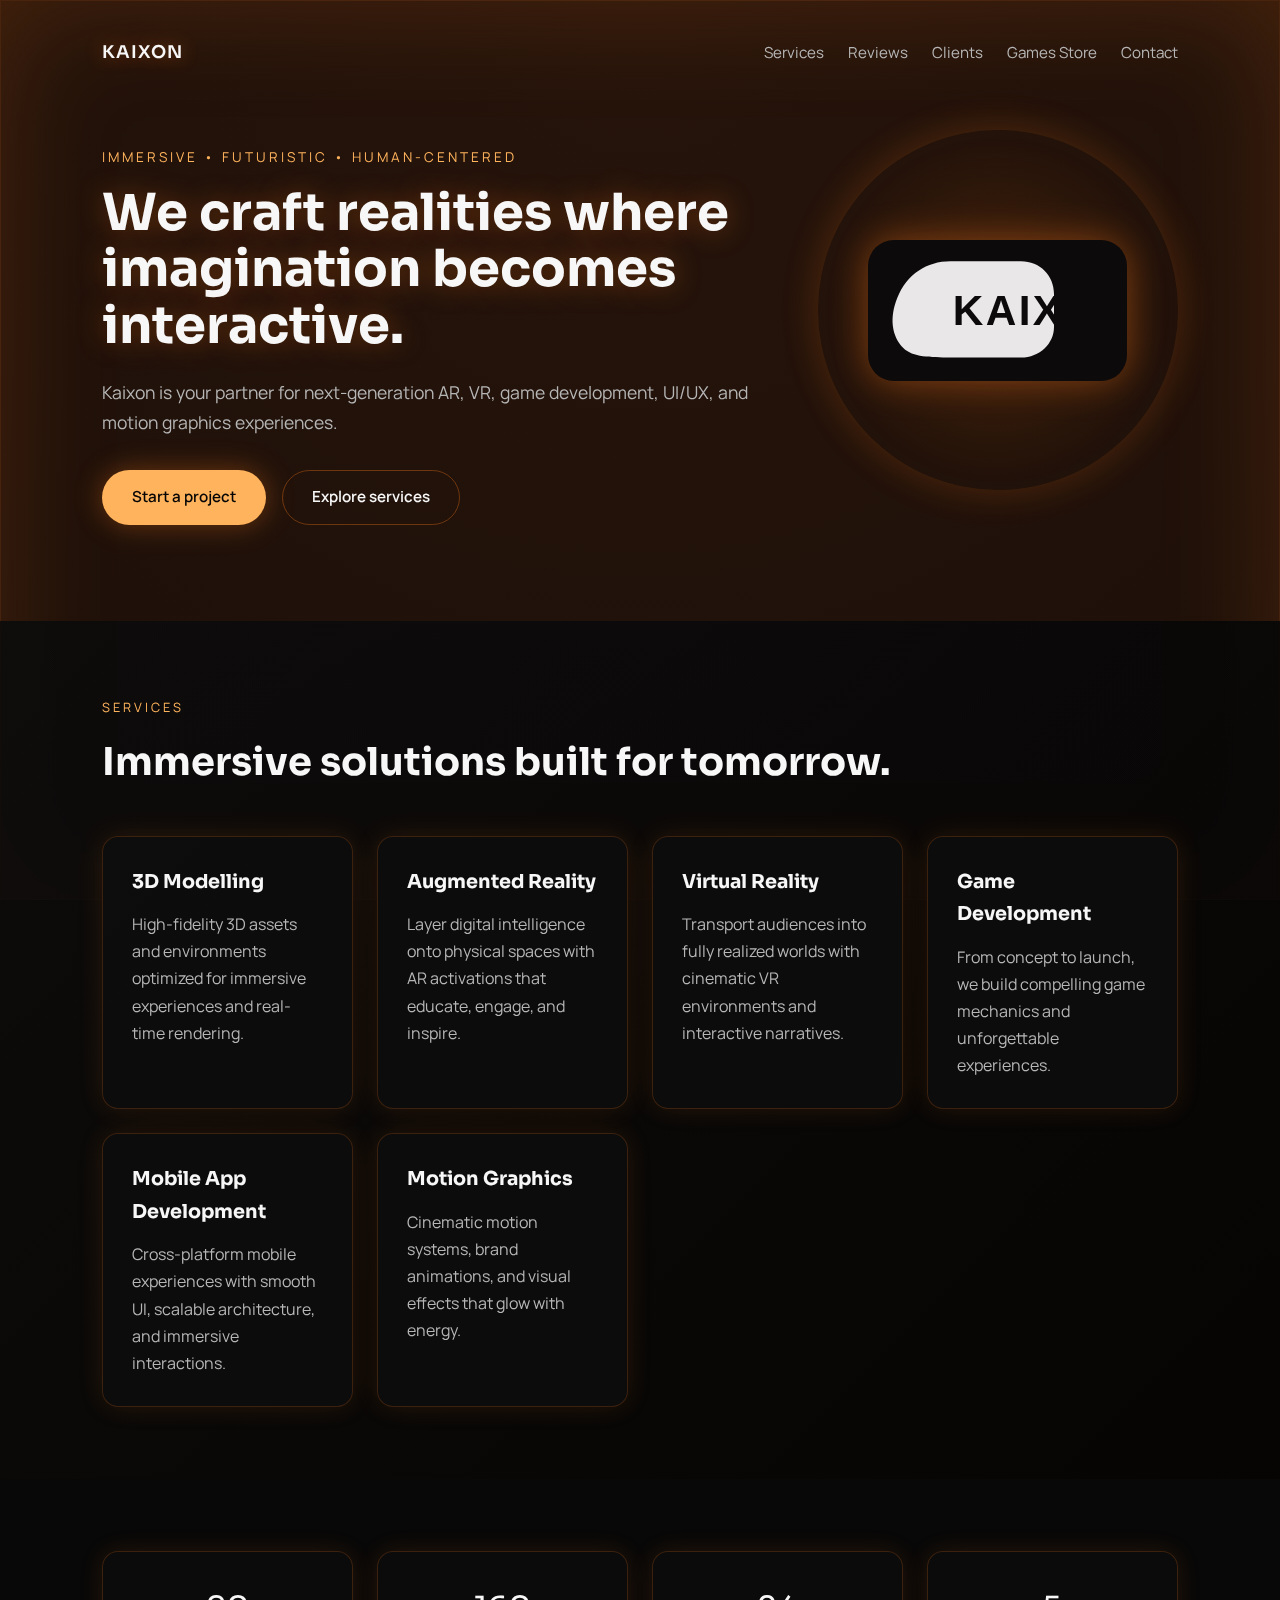
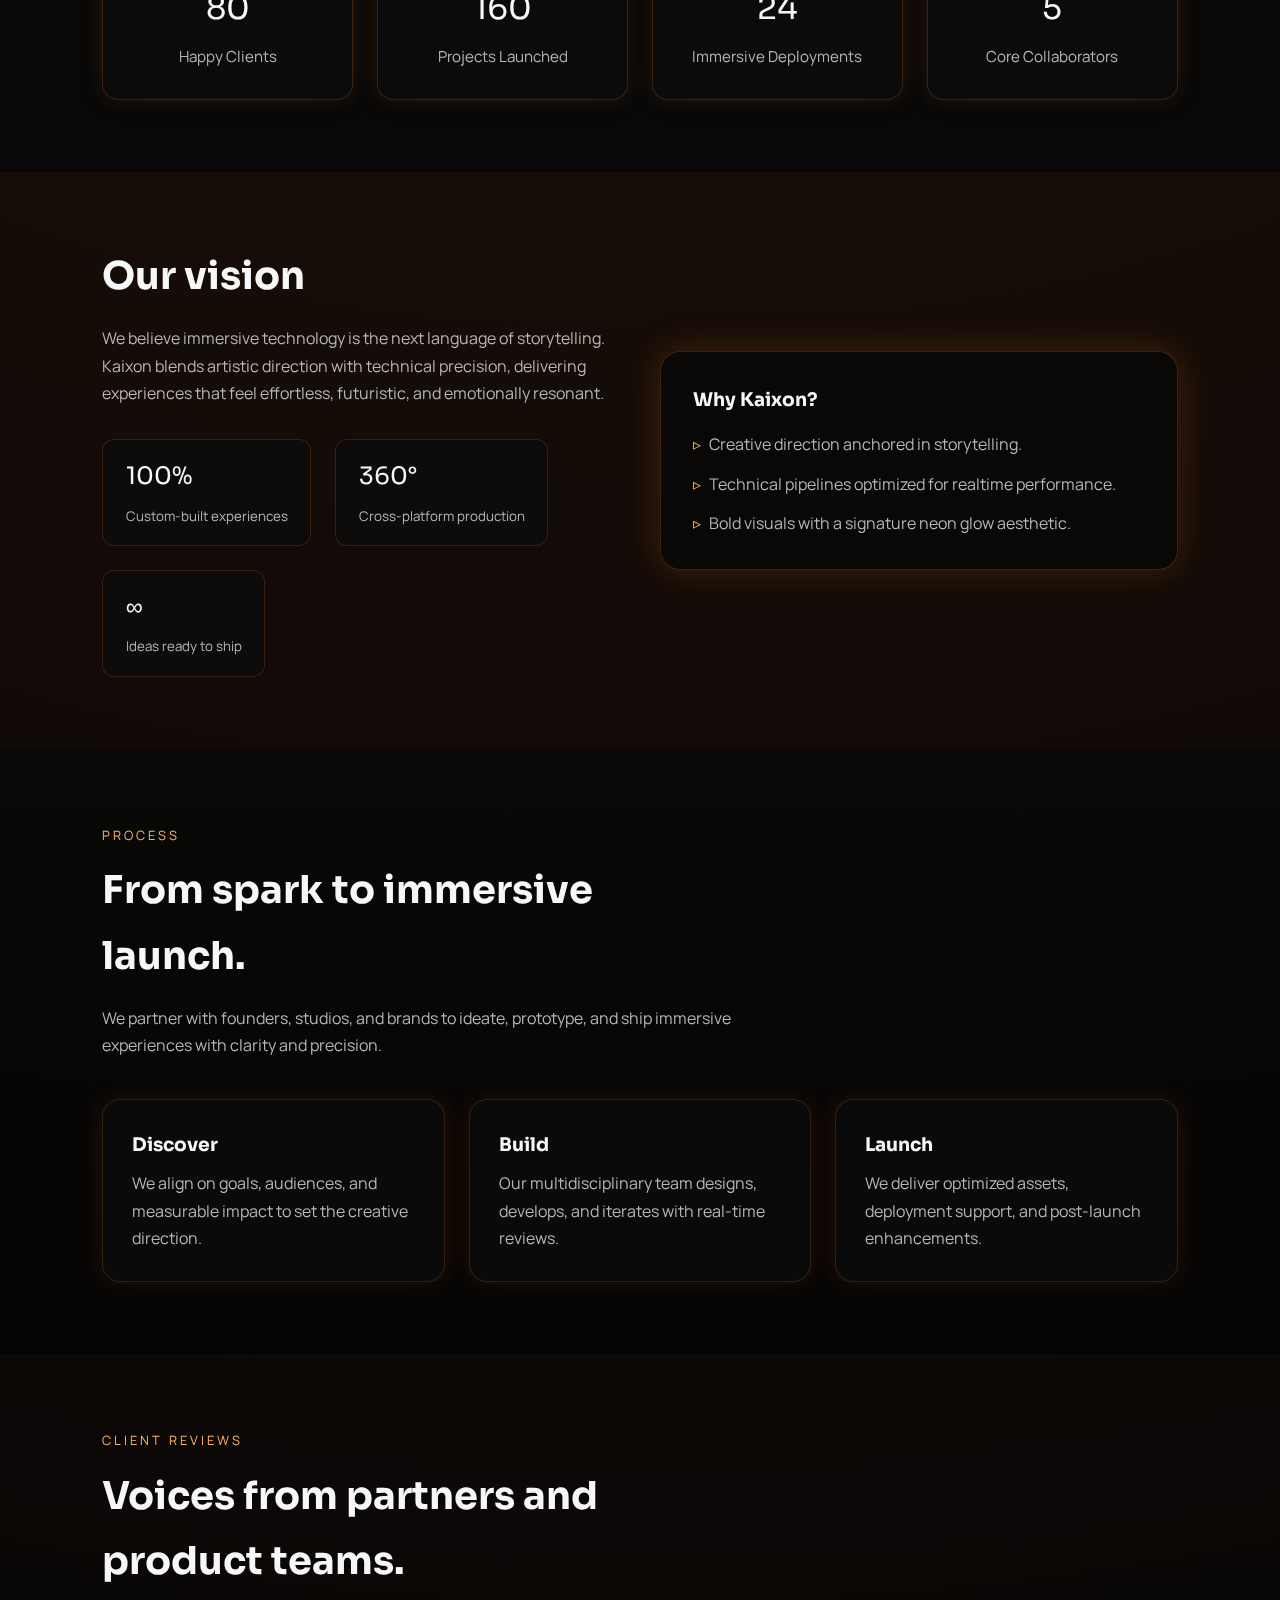
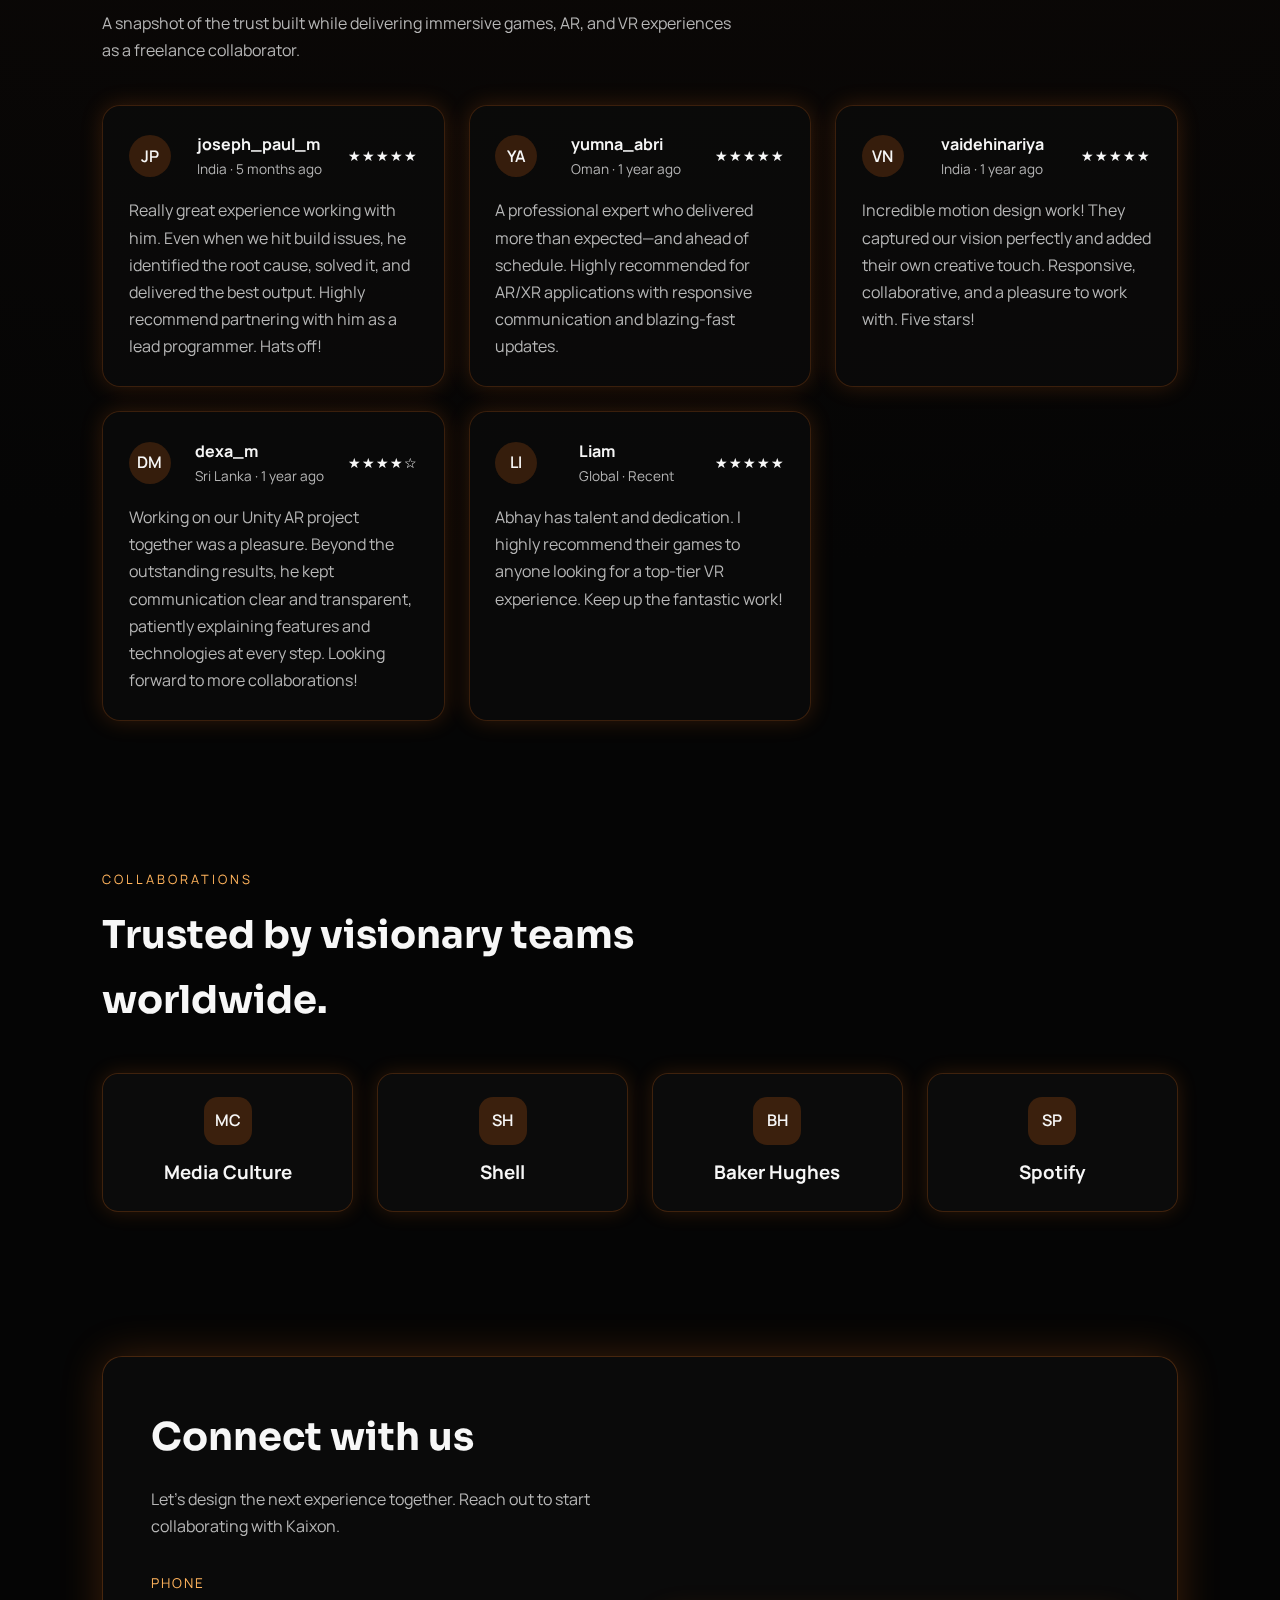
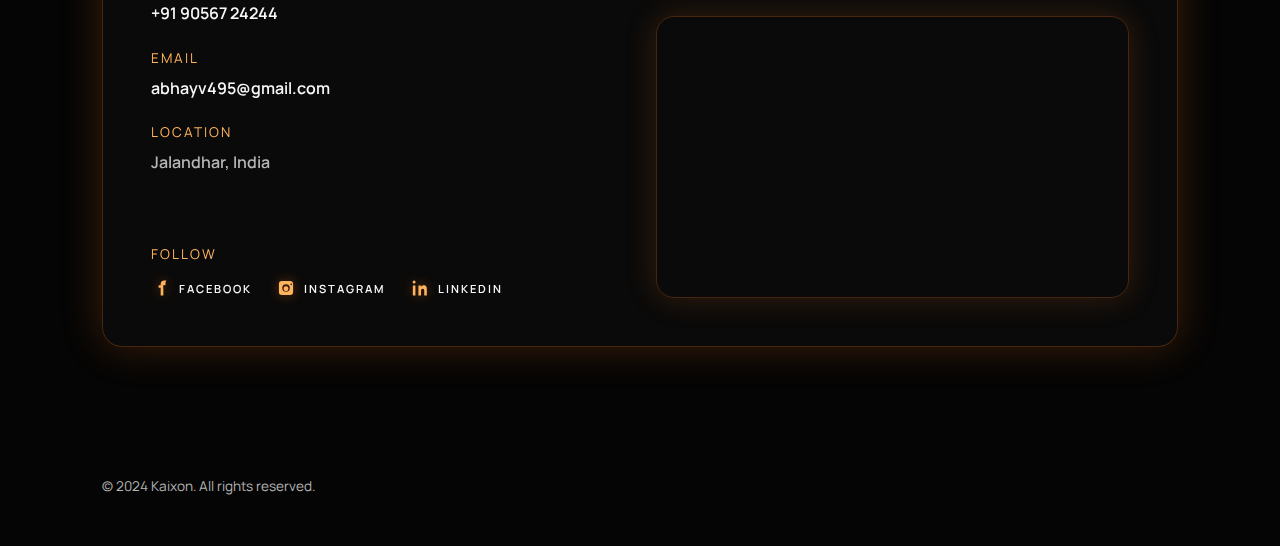
<file: index.html>
<!DOCTYPE html>
<html lang="en">
  <head>
    <meta charset="UTF-8" />
    <meta name="viewport" content="width=device-width, initial-scale=1.0" />
    <title>Kaixon | Immersive Experiences</title>
    <meta
      name="description"
      content="Kaixon delivers AR, VR, game development, 3D modelling, UI/UX, motion graphics, and mobile app experiences from Jalandhar, India."
    />
    <meta
      name="keywords"
      content="Kaixon, AR, VR, game development, 3D modelling, UI UX, motion graphics, mobile app development, immersive experiences, Jalandhar"
    />
    <meta name="author" content="Kaixon" />
    <link rel="canonical" href="https://kaixonstudio.com" />
    <meta property="og:title" content="Kaixon | Immersive Experiences" />
    <meta
      property="og:description"
      content="Kaixon builds immersive AR, VR, and game development experiences with bold UI/UX, motion graphics, and mobile apps."
    />
    <meta property="og:type" content="website" />
    <meta property="og:url" content="https://kaixonstudio.com" />
    <meta property="og:image" content="https://kaixonstudio.com/assets/kaixon-logo.svg" />
    <meta name="twitter:card" content="summary_large_image" />
    <meta name="twitter:title" content="Kaixon | Immersive Experiences" />
    <meta
      name="twitter:description"
      content="Immersive AR, VR, game development, and mobile experiences by Kaixon."
    />
    <meta name="twitter:image" content="https://kaixonstudio.com/assets/kaixon-logo.svg" />
    <link rel="stylesheet" href="styles.css" />
    <link rel="preconnect" href="https://fonts.googleapis.com" />
    <link rel="preconnect" href="https://fonts.gstatic.com" crossorigin />
    <link
      href="https://fonts.googleapis.com/css2?family=Manrope:wght@300;400;500;600;700&family=Sora:wght@400;500;600;700&display=swap"
      rel="stylesheet"
    />
    <script type="application/ld+json">
      {
        "@context": "https://schema.org",
        "@type": "Organization",
        "name": "Kaixon",
        "url": "https://kaixonstudio.com",
        "logo": "https://kaixonstudio.com/assets/kaixon-logo.svg",
        "sameAs": [
          "https://www.facebook.com/kaixonstudio/",
          "https://www.instagram.com/kaixonstudio/",
          "https://www.linkedin.com/in/beingsuraj/"
        ],
        "contactPoint": [
          {
            "@type": "ContactPoint",
            "telephone": "+919056724244",
            "contactType": "customer service",
            "email": "abhayv495@gmail.com",
            "areaServed": "IN"
          }
        ],
        "address": {
          "@type": "PostalAddress",
          "addressLocality": "Jalandhar",
          "addressCountry": "IN"
        }
      }
    </script>
  </head>
  <body>
    <div class="glow-frame"></div>
    <header class="hero">
      <nav class="nav">
        <div class="logo">Kaixon</div>
        <div class="nav-links">
          <a href="#services">Services</a>
          <a href="#reviews">Reviews</a>
          <a href="#clients">Clients</a>
          <a href="games.html">Games Store</a>
          <a href="#contact">Contact</a>
        </div>
      </nav>
      <div class="hero-content">
        <p class="eyebrow">Immersive • Futuristic • Human-Centered</p>
        <h1>We craft realities where imagination becomes interactive.</h1>
        <p class="lead">
          Kaixon is your partner for next-generation AR, VR, game development,
          UI/UX, and motion graphics experiences.
        </p>
        <div class="hero-actions">
          <a class="btn primary" href="#contact">Start a project</a>
          <a class="btn ghost" href="#services">Explore services</a>
        </div>
      </div>
      <div class="hero-orb" aria-hidden="true">
        <img src="assets/kaixon-logo.svg" alt="" />
      </div>
    </header>

    <section id="services" class="section services">
      <div class="section-header">
        <p class="section-eyebrow">Services</p>
        <h2>Immersive solutions built for tomorrow.</h2>
      </div>
      <div class="service-grid">
        <article class="card">
          <h3>3D Modelling</h3>
          <p>
            High-fidelity 3D assets and environments optimized for immersive
            experiences and real-time rendering.
          </p>
        </article>
        <article class="card">
          <h3>Augmented Reality</h3>
          <p>
            Layer digital intelligence onto physical spaces with AR activations
            that educate, engage, and inspire.
          </p>
        </article>
        <article class="card">
          <h3>Virtual Reality</h3>
          <p>
            Transport audiences into fully realized worlds with cinematic VR
            environments and interactive narratives.
          </p>
        </article>
        <article class="card">
          <h3>Game Development</h3>
          <p>
            From concept to launch, we build compelling game mechanics and
            unforgettable experiences.
          </p>
        </article>
        <article class="card">
          <h3>Mobile App Development</h3>
          <p>
            Cross-platform mobile experiences with smooth UI, scalable
            architecture, and immersive interactions.
          </p>
        </article>
        <article class="card">
          <h3>Motion Graphics</h3>
          <p>
            Cinematic motion systems, brand animations, and visual effects that
            glow with energy.
          </p>
        </article>
      </div>
    </section>

    <section id="facts" class="facts section">
      <div class="facts__grid">
        <div class="fact">
          <span class="fact__number">80</span>
          <span class="fact__label">Happy Clients</span>
        </div>
        <div class="fact">
          <span class="fact__number">160</span>
          <span class="fact__label">Projects Launched</span>
        </div>
        <div class="fact">
          <span class="fact__number">24</span>
          <span class="fact__label">Immersive Deployments</span>
        </div>
        <div class="fact">
          <span class="fact__number">5</span>
          <span class="fact__label">Core Collaborators</span>
        </div>
      </div>
    </section>

    <section id="about" class="section about">
      <div class="about-content">
        <h2>Our vision</h2>
        <p>
          We believe immersive technology is the next language of storytelling.
          Kaixon blends artistic direction with technical precision, delivering
          experiences that feel effortless, futuristic, and emotionally
          resonant.
        </p>
        <div class="stats">
          <div>
            <span>100%</span>
            <small>Custom-built experiences</small>
          </div>
          <div>
            <span>360°</span>
            <small>Cross-platform production</small>
          </div>
          <div>
            <span>∞</span>
            <small>Ideas ready to ship</small>
          </div>
        </div>
      </div>
      <div class="about-panel">
        <h3>Why Kaixon?</h3>
        <ul>
          <li>Creative direction anchored in storytelling.</li>
          <li>Technical pipelines optimized for realtime performance.</li>
          <li>Bold visuals with a signature neon glow aesthetic.</li>
        </ul>
      </div>
    </section>

    <section class="section process" id="process">
      <div class="section__header">
        <span class="section__eyebrow">Process</span>
        <h2>From spark to immersive launch.</h2>
        <p>
          We partner with founders, studios, and brands to ideate, prototype, and
          ship immersive experiences with clarity and precision.
        </p>
      </div>
      <div class="process__grid">
        <article class="process__card">
          <h3>Discover</h3>
          <p>
            We align on goals, audiences, and measurable impact to set the
            creative direction.
          </p>
        </article>
        <article class="process__card">
          <h3>Build</h3>
          <p>
            Our multidisciplinary team designs, develops, and iterates with
            real-time reviews.
          </p>
        </article>
        <article class="process__card">
          <h3>Launch</h3>
          <p>
            We deliver optimized assets, deployment support, and post-launch
            enhancements.
          </p>
        </article>
      </div>
    </section>

    <section class="reviews section" id="reviews">
      <div class="section__header">
        <span class="section__eyebrow">Client Reviews</span>
        <h2>Voices from partners and product teams.</h2>
        <p>
          A snapshot of the trust built while delivering immersive games, AR, and
          VR experiences as a freelance collaborator.
        </p>
      </div>
      <div class="reviews__grid">
        <article class="review">
          <div class="review__header">
            <div class="review__avatar" aria-hidden="true">JP</div>
            <div>
              <h3>joseph_paul_m</h3>
              <p class="review__meta">India · 5 months ago</p>
            </div>
            <div class="review__rating" aria-label="Rated 5 out of 5">
              ★★★★★
            </div>
          </div>
          <p class="review__body">
            Really great experience working with him. Even when we hit build
            issues, he identified the root cause, solved it, and delivered the
            best output. Highly recommend partnering with him as a lead
            programmer. Hats off!
          </p>
        </article>
        <article class="review">
          <div class="review__header">
            <div class="review__avatar" aria-hidden="true">YA</div>
            <div>
              <h3>yumna_abri</h3>
              <p class="review__meta">Oman · 1 year ago</p>
            </div>
            <div class="review__rating" aria-label="Rated 5 out of 5">
              ★★★★★
            </div>
          </div>
          <p class="review__body">
            A professional expert who delivered more than expected—and ahead of
            schedule. Highly recommended for AR/XR applications with responsive
            communication and blazing-fast updates.
          </p>
        </article>
        <article class="review">
          <div class="review__header">
            <div class="review__avatar" aria-hidden="true">VN</div>
            <div>
              <h3>vaidehinariya</h3>
              <p class="review__meta">India · 1 year ago</p>
            </div>
            <div class="review__rating" aria-label="Rated 5 out of 5">
              ★★★★★
            </div>
          </div>
          <p class="review__body">
            Incredible motion design work! They captured our vision perfectly
            and added their own creative touch. Responsive, collaborative, and a
            pleasure to work with. Five stars!
          </p>
        </article>
        <article class="review">
          <div class="review__header">
            <div class="review__avatar" aria-hidden="true">DM</div>
            <div>
              <h3>dexa_m</h3>
              <p class="review__meta">Sri Lanka · 1 year ago</p>
            </div>
            <div class="review__rating" aria-label="Rated 4 out of 5">
              ★★★★☆
            </div>
          </div>
          <p class="review__body">
            Working on our Unity AR project together was a pleasure. Beyond the
            outstanding results, he kept communication clear and transparent,
            patiently explaining features and technologies at every step.
            Looking forward to more collaborations!
          </p>
        </article>
        <article class="review">
          <div class="review__header">
            <div class="review__avatar" aria-hidden="true">LI</div>
            <div>
              <h3>Liam</h3>
              <p class="review__meta">Global · Recent</p>
            </div>
            <div class="review__rating" aria-label="Rated 5 out of 5">
              ★★★★★
            </div>
          </div>
          <p class="review__body">
            Abhay has talent and dedication. I highly recommend their games to
            anyone looking for a top-tier VR experience. Keep up the fantastic
            work!
          </p>
        </article>
      </div>
    </section>

    <section class="clients section" id="clients">
      <div class="section__header">
        <span class="section__eyebrow">Collaborations</span>
        <h2>Trusted by visionary teams worldwide.</h2>
      </div>
      <div class="clients__grid">
        <article class="client" aria-label="Media Culture">
          <div class="client__mark">MC</div>
          <h3>Media Culture</h3>
        </article>
        <article class="client" aria-label="Shell">
          <div class="client__mark">SH</div>
          <h3>Shell</h3>
        </article>
        <article class="client" aria-label="Baker Hughes">
          <div class="client__mark">BH</div>
          <h3>Baker Hughes</h3>
        </article>
        <article class="client" aria-label="Spotify">
          <div class="client__mark">SP</div>
          <h3>Spotify</h3>
        </article>
      </div>
    </section>

    <section class="section contact" id="contact">
      <div class="contact-card">
        <div class="contact-info">
          <h2>Connect with us</h2>
          <p>
          Let’s design the next experience together. Reach out to start
          collaborating with Kaixon.
          </p>
        <div class="contact-details">
          <div>
            <span>Phone</span>
            <a href="tel:+919056724244">+91 90567 24244</a>
          </div>
          <div>
            <span>Email</span>
            <a href="mailto:abhayv495@gmail.com">abhayv495@gmail.com</a>
          </div>
          <div>
            <span>Location</span>
            <p>Jalandhar, India</p>
          </div>
        </div>
        <div class="contact-socials">
          <span>Follow</span>
          <div class="social-links">
            <a href="https://www.facebook.com/kaixonstudio/" target="_blank" rel="noreferrer">
              <svg viewBox="0 0 24 24" aria-hidden="true">
                <path
                  d="M14.5 8.8h2.9V6.1c0-1.2.4-2.2 1.2-3.1H15.7c-2.5 0-4.1 1.6-4.1 4v1.8H9.1v2.8h2.5V21h3.2v-9.4z"
                  fill="currentColor"
                />
              </svg>
              Facebook
            </a>
            <a href="https://www.instagram.com/kaixonstudio/" target="_blank" rel="noreferrer">
              <svg viewBox="0 0 24 24" aria-hidden="true">
                <path
                  d="M16.9 3.5H7.1A3.6 3.6 0 0 0 3.5 7.1v9.8A3.6 3.6 0 0 0 7.1 20.5h9.8a3.6 3.6 0 0 0 3.6-3.6V7.1a3.6 3.6 0 0 0-3.6-3.6zm-4.9 4a4.5 4.5 0 1 1 0 9 4.5 4.5 0 0 1 0-9zm6.2-.9a1 1 0 1 1 0 2 1 1 0 0 1 0-2zM12 10a2.9 2.9 0 1 0 0 5.8 2.9 2.9 0 0 0 0-5.8z"
                  fill="currentColor"
                />
              </svg>
              Instagram
            </a>
            <a href="https://www.linkedin.com/in/beingsuraj/" target="_blank" rel="noreferrer">
              <svg viewBox="0 0 24 24" aria-hidden="true">
                <path
                  d="M6.5 8.9V21H3.4V8.9zM4.9 3a1.8 1.8 0 1 1 0 3.6A1.8 1.8 0 0 1 4.9 3zm5.2 5.9h3v1.6h.1c.4-.8 1.5-1.7 3.1-1.7 3.3 0 3.9 2.2 3.9 5V21h-3.1v-5.2c0-1.3 0-3-1.8-3s-2.1 1.4-2.1 2.9V21h-3.1z"
                  fill="currentColor"
                />
              </svg>
              LinkedIn
            </a>
          </div>
        </div>
      </div>
      <div class="contact-map" aria-label="Kaixon location map">
          <iframe
            title="Kaixon map"
            src="https://www.google.com/maps/embed?pb=!1m18!1m12!1m3!1d3413.3143923575467!2d75.5417198!3d31.3791998!2m3!1f0!2f0!3f0!3m2!1i1024!2i768!4f13.1!3m3!1m2!1s0x391a5100e86b7655%3A0x34c2b239fa74037a!2sBrahmaverse%20Dynamics!5e0!3m2!1sen!2sin!4v1733750000000!5m2!1sen!2sin"
            loading="lazy"
            referrerpolicy="no-referrer-when-downgrade"
            allowfullscreen
          ></iframe>
        </div>
      </div>
    </section>

    <footer class="footer">
      <p>© 2024 Kaixon. All rights reserved.</p>
    </footer>
  </body>
</html>
</file>
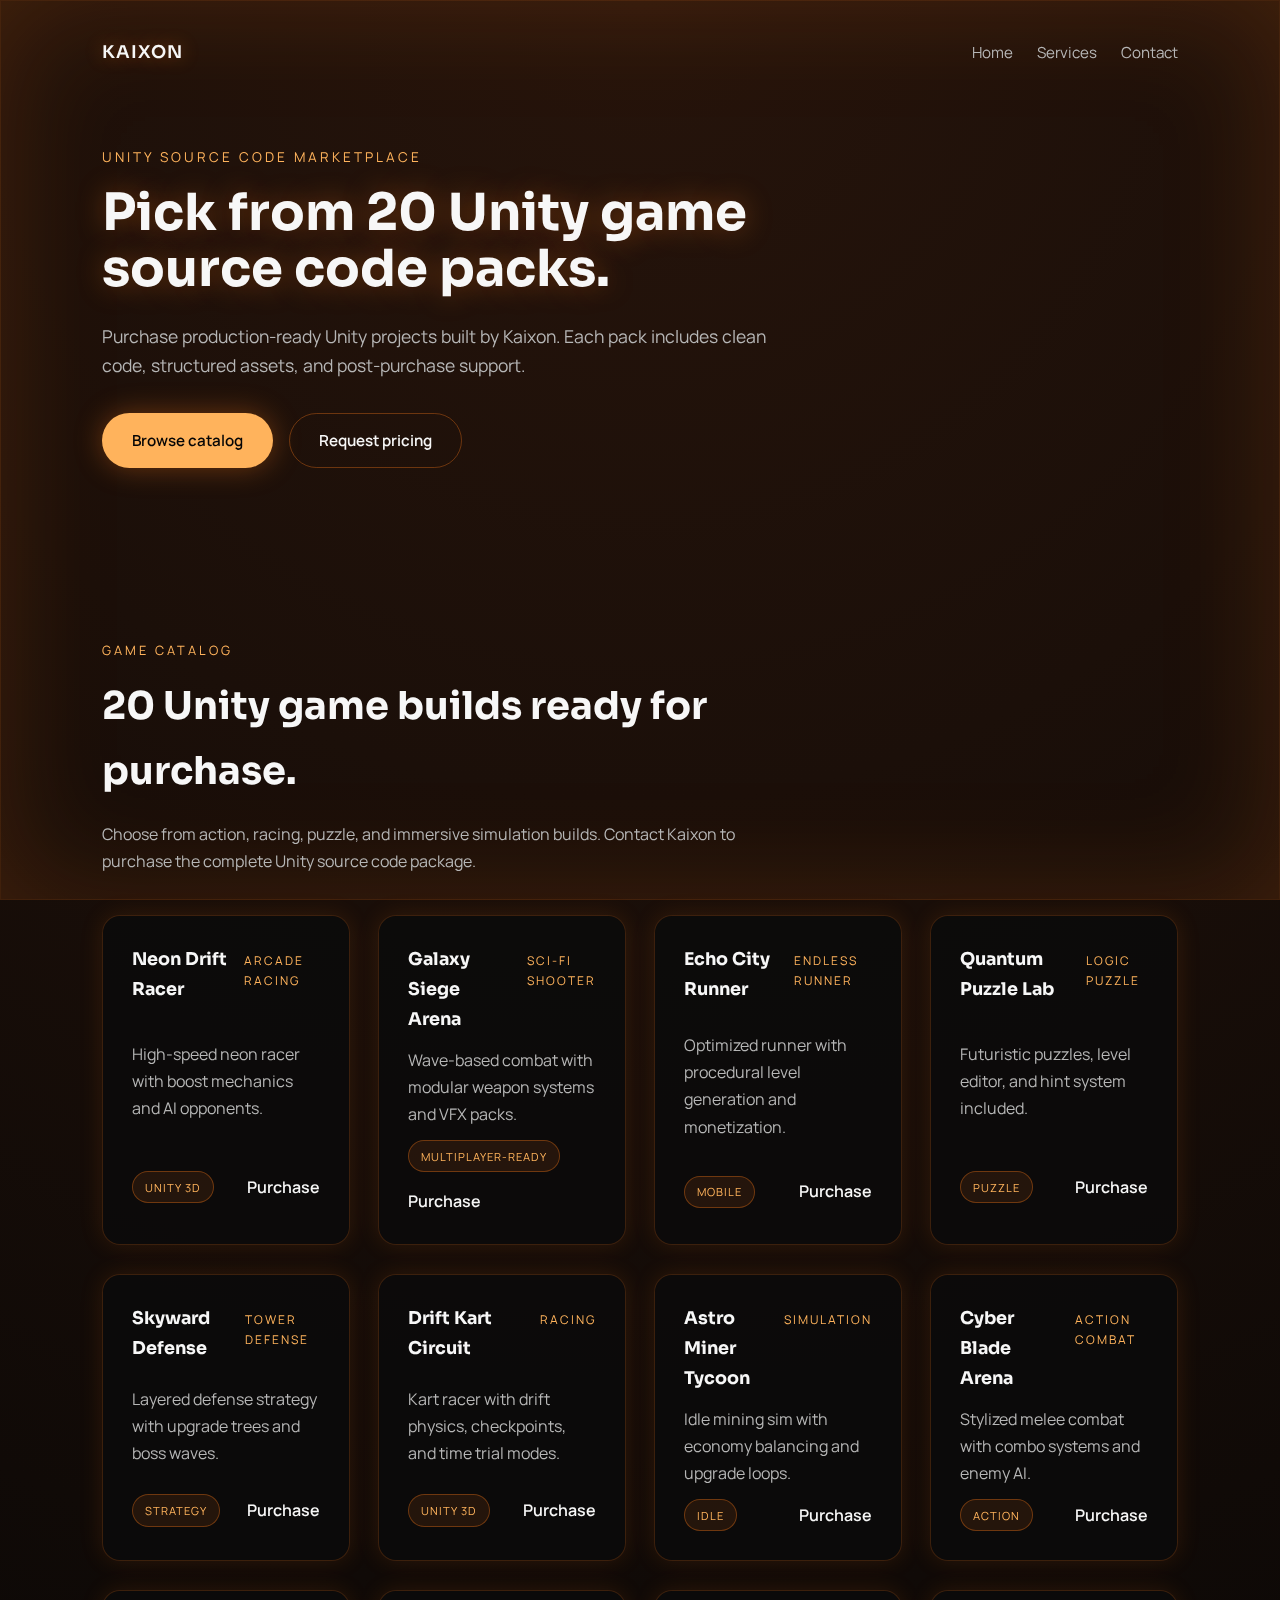
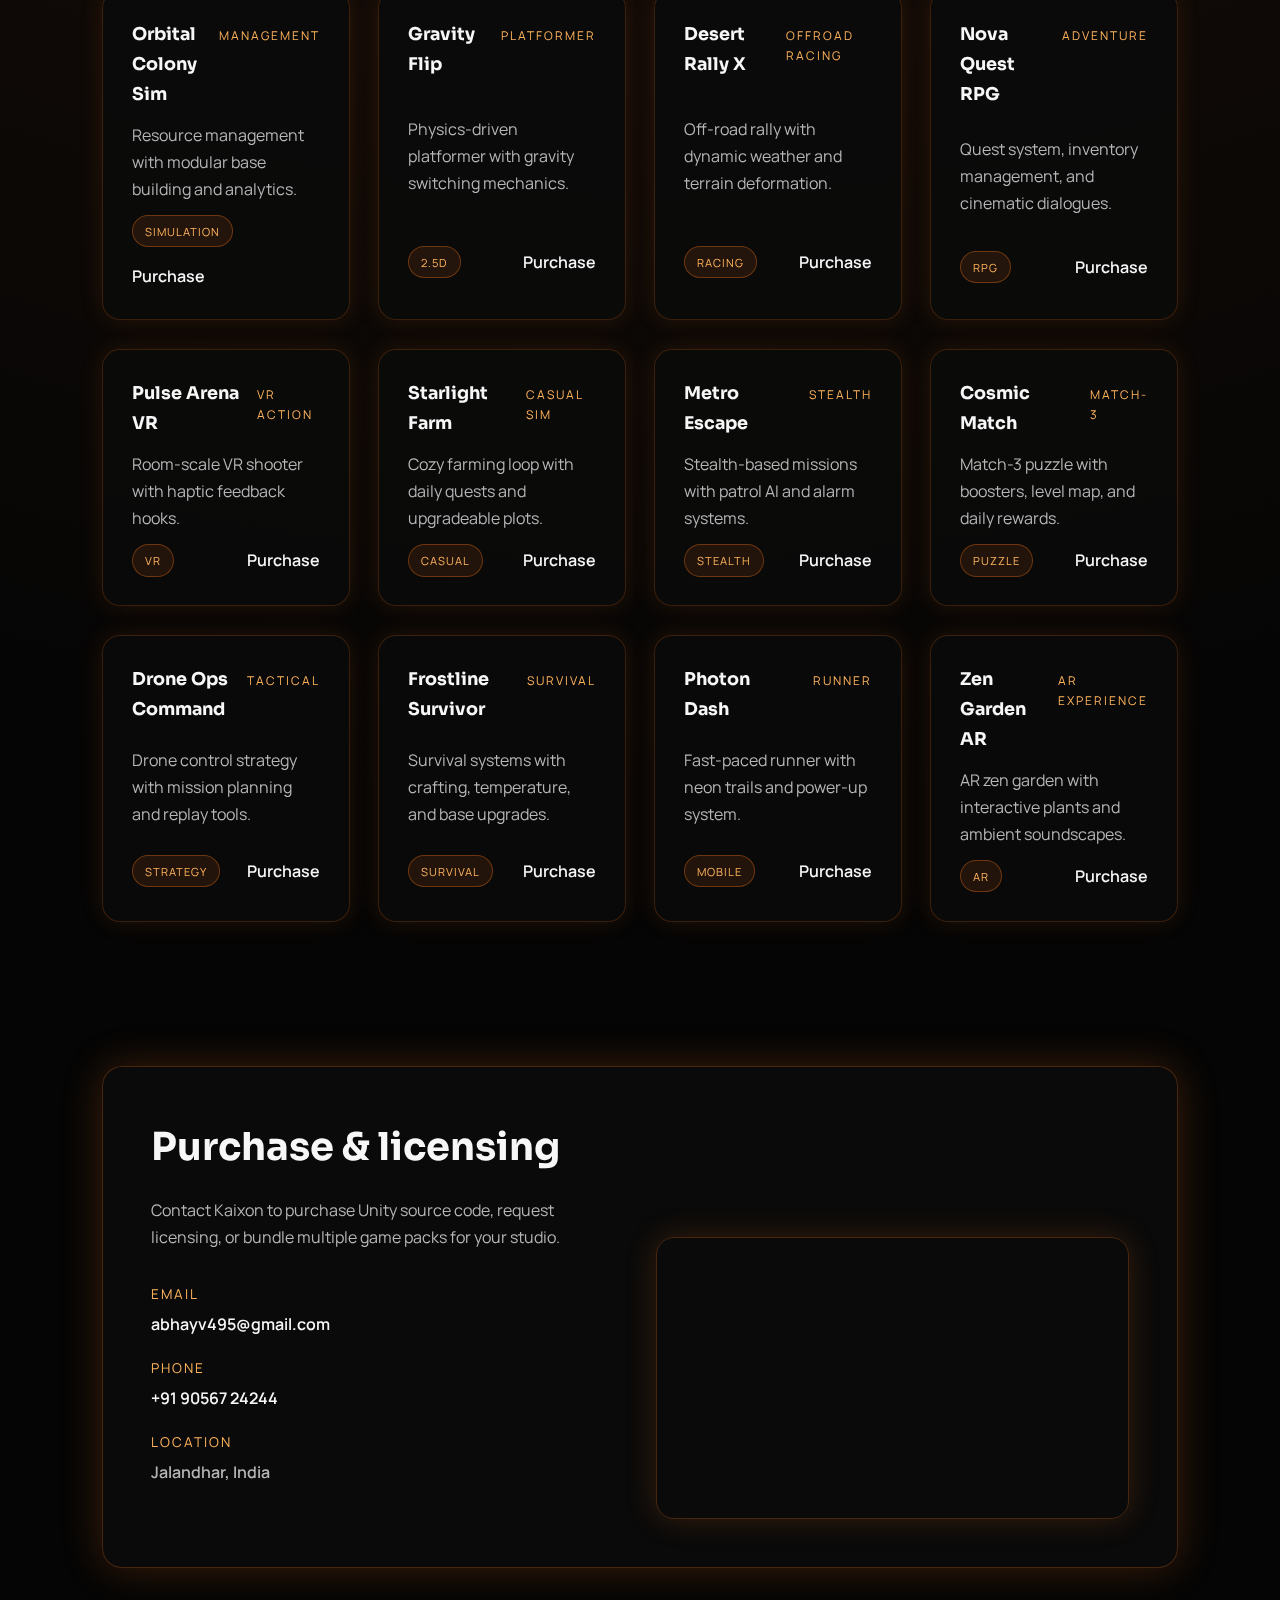
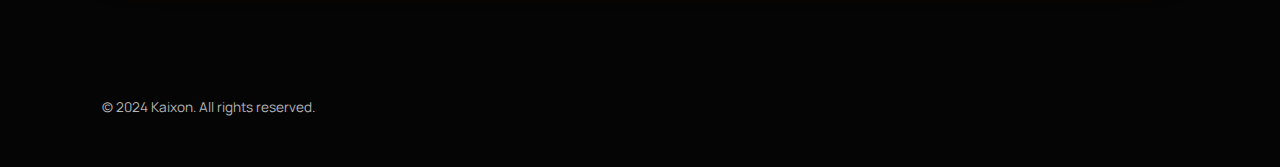
<file: games.html>
<!DOCTYPE html>
<html lang="en">
  <head>
    <meta charset="UTF-8" />
    <meta name="viewport" content="width=device-width, initial-scale=1.0" />
    <title>Kaixon Games Store | Unity Source Code</title>
    <meta
      name="description"
      content="Browse Kaixon's Unity game source code catalog with 20 ready-to-ship projects."
    />
    <link rel="stylesheet" href="styles.css" />
    <link rel="preconnect" href="https://fonts.googleapis.com" />
    <link rel="preconnect" href="https://fonts.gstatic.com" crossorigin />
    <link
      href="https://fonts.googleapis.com/css2?family=Manrope:wght@300;400;500;600;700&family=Sora:wght@400;500;600;700&display=swap"
      rel="stylesheet"
    />
  </head>
  <body>
    <div class="glow-frame"></div>
    <header class="hero store-hero">
      <nav class="nav">
        <div class="logo">Kaixon</div>
        <div class="nav-links">
          <a href="index.html">Home</a>
          <a href="index.html#services">Services</a>
          <a href="index.html#contact">Contact</a>
        </div>
      </nav>
      <div class="hero-content">
        <p class="eyebrow">Unity Source Code Marketplace</p>
        <h1>Pick from 20 Unity game source code packs.</h1>
        <p class="lead">
          Purchase production-ready Unity projects built by Kaixon. Each pack
          includes clean code, structured assets, and post-purchase support.
        </p>
        <div class="hero-actions">
          <a class="btn primary" href="#catalog">Browse catalog</a>
          <a class="btn ghost" href="mailto:abhayv495@gmail.com">Request pricing</a>
        </div>
      </div>
    </header>

    <section class="section" id="catalog">
      <div class="section__header">
        <span class="section__eyebrow">Game Catalog</span>
        <h2>20 Unity game builds ready for purchase.</h2>
        <p>
          Choose from action, racing, puzzle, and immersive simulation builds.
          Contact Kaixon to purchase the complete Unity source code package.
        </p>
      </div>
      <div class="game-grid">
        <article class="game-card">
          <div class="game-meta">
            <h3>Neon Drift Racer</h3>
            <span>Arcade Racing</span>
          </div>
          <p>High-speed neon racer with boost mechanics and AI opponents.</p>
          <div class="game-actions">
            <span class="pill">Unity 3D</span>
            <a href="mailto:abhayv495@gmail.com">Purchase</a>
          </div>
        </article>
        <article class="game-card">
          <div class="game-meta">
            <h3>Galaxy Siege Arena</h3>
            <span>Sci-Fi Shooter</span>
          </div>
          <p>Wave-based combat with modular weapon systems and VFX packs.</p>
          <div class="game-actions">
            <span class="pill">Multiplayer-ready</span>
            <a href="mailto:abhayv495@gmail.com">Purchase</a>
          </div>
        </article>
        <article class="game-card">
          <div class="game-meta">
            <h3>Echo City Runner</h3>
            <span>Endless Runner</span>
          </div>
          <p>Optimized runner with procedural level generation and monetization.</p>
          <div class="game-actions">
            <span class="pill">Mobile</span>
            <a href="mailto:abhayv495@gmail.com">Purchase</a>
          </div>
        </article>
        <article class="game-card">
          <div class="game-meta">
            <h3>Quantum Puzzle Lab</h3>
            <span>Logic Puzzle</span>
          </div>
          <p>Futuristic puzzles, level editor, and hint system included.</p>
          <div class="game-actions">
            <span class="pill">Puzzle</span>
            <a href="mailto:abhayv495@gmail.com">Purchase</a>
          </div>
        </article>
        <article class="game-card">
          <div class="game-meta">
            <h3>Skyward Defense</h3>
            <span>Tower Defense</span>
          </div>
          <p>Layered defense strategy with upgrade trees and boss waves.</p>
          <div class="game-actions">
            <span class="pill">Strategy</span>
            <a href="mailto:abhayv495@gmail.com">Purchase</a>
          </div>
        </article>
        <article class="game-card">
          <div class="game-meta">
            <h3>Drift Kart Circuit</h3>
            <span>Racing</span>
          </div>
          <p>Kart racer with drift physics, checkpoints, and time trial modes.</p>
          <div class="game-actions">
            <span class="pill">Unity 3D</span>
            <a href="mailto:abhayv495@gmail.com">Purchase</a>
          </div>
        </article>
        <article class="game-card">
          <div class="game-meta">
            <h3>Astro Miner Tycoon</h3>
            <span>Simulation</span>
          </div>
          <p>Idle mining sim with economy balancing and upgrade loops.</p>
          <div class="game-actions">
            <span class="pill">Idle</span>
            <a href="mailto:abhayv495@gmail.com">Purchase</a>
          </div>
        </article>
        <article class="game-card">
          <div class="game-meta">
            <h3>Cyber Blade Arena</h3>
            <span>Action Combat</span>
          </div>
          <p>Stylized melee combat with combo systems and enemy AI.</p>
          <div class="game-actions">
            <span class="pill">Action</span>
            <a href="mailto:abhayv495@gmail.com">Purchase</a>
          </div>
        </article>
        <article class="game-card">
          <div class="game-meta">
            <h3>Orbital Colony Sim</h3>
            <span>Management</span>
          </div>
          <p>Resource management with modular base building and analytics.</p>
          <div class="game-actions">
            <span class="pill">Simulation</span>
            <a href="mailto:abhayv495@gmail.com">Purchase</a>
          </div>
        </article>
        <article class="game-card">
          <div class="game-meta">
            <h3>Gravity Flip</h3>
            <span>Platformer</span>
          </div>
          <p>Physics-driven platformer with gravity switching mechanics.</p>
          <div class="game-actions">
            <span class="pill">2.5D</span>
            <a href="mailto:abhayv495@gmail.com">Purchase</a>
          </div>
        </article>
        <article class="game-card">
          <div class="game-meta">
            <h3>Desert Rally X</h3>
            <span>Offroad Racing</span>
          </div>
          <p>Off-road rally with dynamic weather and terrain deformation.</p>
          <div class="game-actions">
            <span class="pill">Racing</span>
            <a href="mailto:abhayv495@gmail.com">Purchase</a>
          </div>
        </article>
        <article class="game-card">
          <div class="game-meta">
            <h3>Nova Quest RPG</h3>
            <span>Adventure</span>
          </div>
          <p>Quest system, inventory management, and cinematic dialogues.</p>
          <div class="game-actions">
            <span class="pill">RPG</span>
            <a href="mailto:abhayv495@gmail.com">Purchase</a>
          </div>
        </article>
        <article class="game-card">
          <div class="game-meta">
            <h3>Pulse Arena VR</h3>
            <span>VR Action</span>
          </div>
          <p>Room-scale VR shooter with haptic feedback hooks.</p>
          <div class="game-actions">
            <span class="pill">VR</span>
            <a href="mailto:abhayv495@gmail.com">Purchase</a>
          </div>
        </article>
        <article class="game-card">
          <div class="game-meta">
            <h3>Starlight Farm</h3>
            <span>Casual Sim</span>
          </div>
          <p>Cozy farming loop with daily quests and upgradeable plots.</p>
          <div class="game-actions">
            <span class="pill">Casual</span>
            <a href="mailto:abhayv495@gmail.com">Purchase</a>
          </div>
        </article>
        <article class="game-card">
          <div class="game-meta">
            <h3>Metro Escape</h3>
            <span>Stealth</span>
          </div>
          <p>Stealth-based missions with patrol AI and alarm systems.</p>
          <div class="game-actions">
            <span class="pill">Stealth</span>
            <a href="mailto:abhayv495@gmail.com">Purchase</a>
          </div>
        </article>
        <article class="game-card">
          <div class="game-meta">
            <h3>Cosmic Match</h3>
            <span>Match-3</span>
          </div>
          <p>Match-3 puzzle with boosters, level map, and daily rewards.</p>
          <div class="game-actions">
            <span class="pill">Puzzle</span>
            <a href="mailto:abhayv495@gmail.com">Purchase</a>
          </div>
        </article>
        <article class="game-card">
          <div class="game-meta">
            <h3>Drone Ops Command</h3>
            <span>Tactical</span>
          </div>
          <p>Drone control strategy with mission planning and replay tools.</p>
          <div class="game-actions">
            <span class="pill">Strategy</span>
            <a href="mailto:abhayv495@gmail.com">Purchase</a>
          </div>
        </article>
        <article class="game-card">
          <div class="game-meta">
            <h3>Frostline Survivor</h3>
            <span>Survival</span>
          </div>
          <p>Survival systems with crafting, temperature, and base upgrades.</p>
          <div class="game-actions">
            <span class="pill">Survival</span>
            <a href="mailto:abhayv495@gmail.com">Purchase</a>
          </div>
        </article>
        <article class="game-card">
          <div class="game-meta">
            <h3>Photon Dash</h3>
            <span>Runner</span>
          </div>
          <p>Fast-paced runner with neon trails and power-up system.</p>
          <div class="game-actions">
            <span class="pill">Mobile</span>
            <a href="mailto:abhayv495@gmail.com">Purchase</a>
          </div>
        </article>
        <article class="game-card">
          <div class="game-meta">
            <h3>Zen Garden AR</h3>
            <span>AR Experience</span>
          </div>
          <p>AR zen garden with interactive plants and ambient soundscapes.</p>
          <div class="game-actions">
            <span class="pill">AR</span>
            <a href="mailto:abhayv495@gmail.com">Purchase</a>
          </div>
        </article>
      </div>
    </section>

    <section class="section contact" id="contact">
      <div class="contact-card">
        <div class="contact-info">
          <h2>Purchase & licensing</h2>
          <p>
            Contact Kaixon to purchase Unity source code, request licensing, or
            bundle multiple game packs for your studio.
          </p>
          <div class="contact-details">
            <div>
              <span>Email</span>
              <a href="mailto:abhayv495@gmail.com">abhayv495@gmail.com</a>
            </div>
            <div>
              <span>Phone</span>
              <a href="tel:+919056724244">+91 90567 24244</a>
            </div>
            <div>
              <span>Location</span>
              <p>Jalandhar, India</p>
            </div>
          </div>
        </div>
        <div class="contact-map" aria-label="Kaixon location map">
          <iframe
            title="Kaixon map"
            src="https://www.google.com/maps/embed?pb=!1m18!1m12!1m3!1d3413.3143923575467!2d75.5417198!3d31.3791998!2m3!1f0!2f0!3f0!3m2!1i1024!2i768!4f13.1!3m3!1m2!1s0x391a5100e86b7655%3A0x34c2b239fa74037a!2sBrahmaverse%20Dynamics!5e0!3m2!1sen!2sin!4v1733750000000!5m2!1sen!2sin"
            loading="lazy"
            referrerpolicy="no-referrer-when-downgrade"
            allowfullscreen
          ></iframe>
        </div>
      </div>
    </section>

    <footer class="footer">
      <p>© 2024 Kaixon. All rights reserved.</p>
    </footer>
  </body>
</html>
</file>
<file: styles.css>
:root {
  color-scheme: dark;
  --bg: #050505;
  --panel: #0c0c0f;
  --accent: #ffb35c;
  --accent-2: #ff7a1a;
  --glow: rgba(255, 122, 26, 0.5);
  --text: #f7f7f7;
  --muted: #b6b6b6;
}

* {
  box-sizing: border-box;
  margin: 0;
  padding: 0;
}

body {
  font-family: "Manrope", sans-serif;
  background: radial-gradient(circle at top, #26140b 0%, var(--bg) 70%);
  color: var(--text);
  min-height: 100vh;
  line-height: 1.7;
  position: relative;
  overflow-x: hidden;
}

.glow-frame {
  position: fixed;
  inset: 0;
  pointer-events: none;
  border: 1px solid rgba(255, 122, 26, 0.18);
  box-shadow: inset 0 0 120px rgba(255, 122, 26, 0.18);
  z-index: 0;
}

a {
  color: inherit;
  text-decoration: none;
}

.hero {
  position: relative;
  padding: 2.5rem 8vw 6rem;
  z-index: 1;
}

.nav {
  display: flex;
  justify-content: space-between;
  align-items: center;
  gap: 2rem;
}

.logo {
  font-family: "Sora", sans-serif;
  font-weight: 600;
  letter-spacing: 1px;
  font-size: 1.1rem;
  text-transform: uppercase;
  color: var(--text);
  text-shadow: 0 0 18px rgba(255, 122, 26, 0.45);
  line-height: 1;
}

.nav-links {
  display: flex;
  gap: 1.5rem;
  font-size: 0.95rem;
  color: var(--muted);
}

.nav-links a {
  transition: color 0.2s ease, text-shadow 0.2s ease;
}

.nav-links a:hover {
  color: var(--text);
  text-shadow: 0 0 12px var(--glow);
}

.hero-content {
  max-width: 680px;
  margin-top: 5rem;
  position: relative;
  z-index: 2;
}

.eyebrow {
  text-transform: uppercase;
  font-size: 0.85rem;
  letter-spacing: 3px;
  color: var(--accent);
  margin-bottom: 1rem;
}

.hero h1 {
  font-family: "Sora", sans-serif;
  font-size: clamp(2.8rem, 4vw, 4.5rem);
  line-height: 1.1;
  margin-bottom: 1.5rem;
  text-shadow: 0 0 28px rgba(255, 122, 26, 0.35);
}

.lead {
  color: var(--muted);
  font-size: 1.1rem;
  margin-bottom: 2rem;
}

.hero-actions {
  display: flex;
  gap: 1rem;
  flex-wrap: wrap;
}

.btn {
  padding: 0.85rem 1.8rem;
  border-radius: 999px;
  border: 1px solid transparent;
  font-weight: 600;
  font-size: 0.95rem;
  transition: transform 0.2s ease, box-shadow 0.2s ease;
}

.btn.primary {
  background: var(--accent);
  color: #050505;
  box-shadow: 0 0 28px rgba(255, 122, 26, 0.35);
}

.btn.ghost {
  border: 1px solid rgba(255, 122, 26, 0.35);
  color: var(--text);
}

.btn:hover {
  transform: translateY(-2px);
  box-shadow: 0 0 24px rgba(255, 122, 26, 0.4);
}

.hero-orb {
  position: absolute;
  top: 50%;
  right: 8vw;
  transform: translateY(-50%);
  width: min(360px, 44vw);
  aspect-ratio: 1;
  border-radius: 50%;
  background: radial-gradient(circle, rgba(255, 122, 26, 0.18), transparent 70%);
  display: grid;
  place-items: center;
  box-shadow: 0 0 40px rgba(255, 122, 26, 0.25);
  opacity: 0.9;
}

.hero-orb img {
  width: 72%;
  height: 72%;
  object-fit: contain;
  filter: drop-shadow(0 0 18px rgba(255, 122, 26, 0.45));
}

.section {
  padding: 4.5rem 8vw;
  position: relative;
  z-index: 1;
}

.section-header h2,
.about-content h2,
.contact-card h2,
.section__header h2 {
  font-family: "Sora", sans-serif;
  font-size: clamp(2rem, 3vw, 2.8rem);
  margin-bottom: 1rem;
}

.section-eyebrow,
.section__eyebrow {
  color: var(--accent);
  letter-spacing: 3px;
  text-transform: uppercase;
  font-size: 0.8rem;
  margin-bottom: 0.75rem;
  display: inline-block;
}

.section__header {
  max-width: 640px;
  margin-bottom: 2.5rem;
}

.section__header p {
  color: var(--muted);
}

.services {
  background: linear-gradient(135deg, rgba(12, 12, 12, 0.9), rgba(4, 4, 4, 0.9));
}

.service-grid {
  display: grid;
  grid-template-columns: repeat(auto-fit, minmax(220px, 1fr));
  gap: 1.5rem;
  margin-top: 2.5rem;
}

.card {
  padding: 1.8rem;
  border-radius: 16px;
  background: rgba(14, 14, 14, 0.8);
  border: 1px solid rgba(255, 122, 26, 0.2);
  box-shadow: 0 0 26px rgba(255, 122, 26, 0.12);
  transition: border-color 0.2s ease, box-shadow 0.2s ease;
}

.card h3 {
  font-family: "Sora", sans-serif;
  margin-bottom: 0.8rem;
  font-size: 1.2rem;
}

.card p {
  color: var(--muted);
}

.card:hover {
  border-color: rgba(255, 122, 26, 0.6);
  box-shadow: 0 0 32px rgba(255, 122, 26, 0.35);
}

.facts {
  background: #080808;
}

.facts__grid {
  display: grid;
  grid-template-columns: repeat(auto-fit, minmax(180px, 1fr));
  gap: 1.5rem;
}

.fact {
  padding: 1.8rem;
  border-radius: 16px;
  border: 1px solid rgba(255, 122, 26, 0.2);
  background: rgba(12, 12, 12, 0.8);
  text-align: center;
  box-shadow: 0 0 24px rgba(255, 122, 26, 0.12);
}

.fact__number {
  display: block;
  font-family: "Sora", sans-serif;
  font-size: 2rem;
  margin-bottom: 0.5rem;
}

.fact__label {
  color: var(--muted);
  font-size: 0.95rem;
}

.about {
  display: grid;
  gap: 2.5rem;
  grid-template-columns: repeat(auto-fit, minmax(260px, 1fr));
  align-items: center;
}

.about-content p {
  color: var(--muted);
  margin-bottom: 2rem;
}

.stats {
  display: flex;
  gap: 1.5rem;
  flex-wrap: wrap;
}

.stats div {
  background: rgba(12, 12, 12, 0.8);
  padding: 1rem 1.4rem;
  border-radius: 12px;
  border: 1px solid rgba(255, 122, 26, 0.18);
}

.stats span {
  font-family: "Sora", sans-serif;
  font-size: 1.5rem;
  display: block;
  margin-bottom: 0.3rem;
}

.stats small {
  color: var(--muted);
}

.about-panel {
  background: rgba(8, 8, 8, 0.9);
  border-radius: 20px;
  padding: 2rem;
  border: 1px solid rgba(255, 122, 26, 0.24);
  box-shadow: 0 0 38px rgba(255, 122, 26, 0.2);
}

.about-panel h3 {
  font-family: "Sora", sans-serif;
  margin-bottom: 1rem;
}

.about-panel ul {
  list-style: none;
  display: grid;
  gap: 0.75rem;
  color: var(--muted);
}

.about-panel li::before {
  content: "▹";
  color: var(--accent);
  margin-right: 0.5rem;
}

.process {
  background: linear-gradient(180deg, rgba(8, 8, 8, 0.9), rgba(5, 5, 5, 0.9));
}

.process__grid {
  display: grid;
  gap: 1.5rem;
  grid-template-columns: repeat(auto-fit, minmax(220px, 1fr));
}

.process__card {
  border-radius: 18px;
  padding: 1.8rem;
  border: 1px solid rgba(255, 122, 26, 0.18);
  background: rgba(12, 12, 12, 0.85);
  box-shadow: 0 0 24px rgba(255, 122, 26, 0.12);
}

.process__card h3 {
  font-family: "Sora", sans-serif;
  margin-bottom: 0.6rem;
}

.process__card p {
  color: var(--muted);
}

.reviews__grid {
  display: grid;
  gap: 1.5rem;
  grid-template-columns: repeat(auto-fit, minmax(260px, 1fr));
}

.review {
  border-radius: 18px;
  padding: 1.6rem;
  border: 1px solid rgba(255, 122, 26, 0.2);
  background: rgba(10, 10, 10, 0.85);
  box-shadow: 0 0 22px rgba(255, 122, 26, 0.18);
}

.review__header {
  display: flex;
  justify-content: space-between;
  align-items: center;
  gap: 1rem;
  margin-bottom: 1rem;
}

.review__avatar {
  width: 42px;
  height: 42px;
  border-radius: 50%;
  background: rgba(255, 122, 26, 0.18);
  display: grid;
  place-items: center;
  font-weight: 600;
}

.review__header h3 {
  font-size: 1rem;
}

.review__meta {
  color: var(--muted);
  font-size: 0.85rem;
}

.review__rating {
  font-size: 0.9rem;
  letter-spacing: 1px;
}

.review__body {
  color: var(--muted);
}

.clients__grid {
  display: grid;
  gap: 1.5rem;
  grid-template-columns: repeat(auto-fit, minmax(200px, 1fr));
}

.client {
  border-radius: 16px;
  padding: 1.4rem;
  border: 1px solid rgba(255, 122, 26, 0.22);
  background: rgba(12, 12, 12, 0.8);
  text-align: center;
  box-shadow: 0 0 20px rgba(255, 122, 26, 0.16);
}

.client__mark {
  width: 48px;
  height: 48px;
  border-radius: 14px;
  display: grid;
  place-items: center;
  margin: 0 auto 0.75rem;
  background: rgba(255, 122, 26, 0.2);
  font-weight: 600;
}

.contact {
  padding-bottom: 6rem;
}

.contact-card {
  width: 100%;
  margin: 0;
  text-align: left;
  background: rgba(12, 12, 12, 0.85);
  border-radius: 20px;
  padding: 3rem;
  border: 1px solid rgba(255, 122, 26, 0.25);
  box-shadow: 0 0 42px rgba(255, 122, 26, 0.22);
  display: grid;
  gap: 2rem;
  grid-template-columns: repeat(auto-fit, minmax(260px, 1fr));
  align-items: stretch;
}

.contact-info {
  display: flex;
  flex-direction: column;
  height: 100%;
}

.contact-info p {
  color: var(--muted);
  margin-bottom: 2rem;
}

.contact-details {
  display: grid;
  gap: 1.2rem;
  margin-top: auto;
}

.contact-details span {
  display: block;
  font-size: 0.85rem;
  text-transform: uppercase;
  letter-spacing: 2px;
  color: var(--accent);
  margin-bottom: 0.3rem;
}

.contact-details a,
.contact-details p {
  font-weight: 600;
}

.contact-map {
  border-radius: 18px;
  overflow: hidden;
  border: 1px solid rgba(255, 122, 26, 0.25);
  box-shadow: 0 0 32px rgba(255, 122, 26, 0.18);
  align-self: end;
}

.contact-map iframe {
  width: 100%;
  height: 100%;
  min-height: 280px;
  border: 0;
  display: block;
  filter: grayscale(10%);
}

.game-grid {
  display: grid;
  gap: 1.8rem;
  grid-template-columns: repeat(auto-fit, minmax(240px, 1fr));
}

.game-card {
  border-radius: 18px;
  padding: 1.8rem;
  background: rgba(10, 10, 10, 0.85);
  border: 1px solid rgba(255, 122, 26, 0.2);
  box-shadow: 0 0 24px rgba(255, 122, 26, 0.12);
  display: grid;
  gap: 0.75rem;
  cursor: pointer;
  transition: transform 0.2s ease, box-shadow 0.2s ease;
}

.game-card:hover {
  transform: translateY(-4px);
  box-shadow: 0 0 28px rgba(255, 122, 26, 0.22);
}

.game-meta {
  display: flex;
  justify-content: space-between;
  align-items: baseline;
  gap: 1rem;
}

.game-meta h3 {
  font-family: "Sora", sans-serif;
  font-size: 1.1rem;
}

.game-meta span {
  color: var(--accent);
  font-size: 0.75rem;
  text-transform: uppercase;
  letter-spacing: 2px;
}

.game-card p {
  color: var(--muted);
}

.game-actions {
  display: flex;
  justify-content: space-between;
  align-items: center;
  gap: 1rem;
  flex-wrap: wrap;
}

.pill {
  padding: 0.35rem 0.75rem;
  border-radius: 999px;
  font-size: 0.7rem;
  letter-spacing: 1px;
  text-transform: uppercase;
  color: var(--accent);
  border: 1px solid rgba(255, 122, 26, 0.35);
  background: rgba(255, 122, 26, 0.1);
}

.game-actions a {
  font-weight: 600;
  color: var(--text);
}

.game-actions a:hover {
  color: var(--accent);
}

.modal-overlay {
  position: fixed;
  inset: 0;
  background: rgba(0, 0, 0, 0.72);
  backdrop-filter: blur(6px);
  z-index: 50;
}

.modal {
  position: fixed;
  inset: 0;
  display: grid;
  place-items: center;
  z-index: 60;
  padding: 2rem;
}

.modal[hidden],
.modal-overlay[hidden] {
  display: none;
}

.modal-content {
  width: min(100%, 960px);
  background: rgba(10, 10, 10, 0.95);
  border: 1px solid rgba(255, 122, 26, 0.28);
  border-radius: 24px;
  padding: 2.5rem;
  box-shadow: 0 0 40px rgba(255, 122, 26, 0.25);
  display: grid;
  gap: 1.5rem;
  position: relative;
}

.modal-close {
  position: absolute;
  top: 1.5rem;
  right: 1.5rem;
  border: none;
  background: rgba(255, 122, 26, 0.15);
  color: var(--text);
  font-size: 1rem;
  border-radius: 999px;
  width: 36px;
  height: 36px;
  cursor: pointer;
  z-index: 2;
}

.modal-header {
  display: flex;
  justify-content: space-between;
  align-items: center;
  gap: 1rem;
  flex-wrap: wrap;
  padding-right: 3rem;
}

.modal-header h2 {
  font-family: "Sora", sans-serif;
}

.modal-genre {
  color: var(--accent);
  text-transform: uppercase;
  letter-spacing: 2px;
  font-size: 0.8rem;
  margin-top: 0.4rem;
}

.modal-description {
  color: var(--muted);
}

.modal-carousel {
  display: grid;
  grid-template-columns: auto 1fr auto;
  gap: 1rem;
  align-items: center;
}

.carousel-frame {
  position: relative;
  min-height: 300px;
}

.carousel-frame img,
.carousel-frame video {
  width: 100%;
  border-radius: 16px;
  border: 1px solid rgba(255, 122, 26, 0.2);
  box-shadow: 0 0 16px rgba(255, 122, 26, 0.18);
  display: block;
}

.carousel-frame [hidden] {
  display: none;
}

.carousel-btn {
  border: none;
  background: rgba(255, 122, 26, 0.15);
  color: var(--text);
  width: 42px;
  height: 42px;
  border-radius: 999px;
  font-size: 1.5rem;
  cursor: pointer;
}

.carousel-dots {
  display: flex;
  justify-content: center;
  gap: 0.5rem;
}

.carousel-dots .dot {
  width: 10px;
  height: 10px;
  border-radius: 999px;
  border: none;
  background: rgba(255, 255, 255, 0.2);
  cursor: pointer;
}

.carousel-dots .dot.active {
  background: var(--accent);
  box-shadow: 0 0 10px rgba(255, 122, 26, 0.6);
}

@media (max-width: 700px) {
  .modal {
    padding: 1.5rem;
  }

  .modal-content {
    padding: 2rem;
  }

  .modal-carousel {
    grid-template-columns: 1fr;
  }

  .carousel-btn {
    justify-self: center;
  }
}

.footer {
  padding: 2rem 8vw 3rem;
  color: var(--muted);
  font-size: 0.85rem;
}

.contact-socials {
  margin-top: 2rem;
}

.contact-socials span {
  display: inline-block;
  font-size: 0.85rem;
  text-transform: uppercase;
  letter-spacing: 2px;
  color: var(--accent);
  margin-bottom: 0.75rem;
}

.social-links {
  display: flex;
  flex-wrap: wrap;
  gap: 1.5rem;
}

.social-links a {
  display: inline-flex;
  align-items: center;
  gap: 0.5rem;
  color: var(--text);
  font-weight: 600;
  text-transform: uppercase;
  letter-spacing: 2px;
  font-size: 0.7rem;
}

.social-links svg {
  width: 20px;
  height: 20px;
  color: var(--accent);
  filter: drop-shadow(0 0 6px rgba(255, 122, 26, 0.4));
}

.social-links a:hover {
  color: var(--accent);
  text-shadow: 0 0 12px var(--glow);
}

@media (max-width: 900px) {
  .hero {
    padding-bottom: 4rem;
  }

  .hero-orb {
    position: relative;
    margin: 3rem auto 0;
    right: auto;
    top: auto;
    transform: none;
  }
}

@media (max-width: 600px) {
  .nav {
    flex-direction: column;
    align-items: flex-start;
  }

  .nav-links {
    flex-wrap: wrap;
    gap: 0.75rem;
  }

  .hero-content {
    margin-top: 3rem;
  }

  .contact-card {
    padding: 2rem 1.5rem;
  }

  .contact-map iframe {
    min-height: 240px;
  }

  .reviews__grid,
  .clients__grid {
    grid-template-columns: 1fr;
  }
}
.purchase-btn {
  white-space: nowrap;
}
</file>
